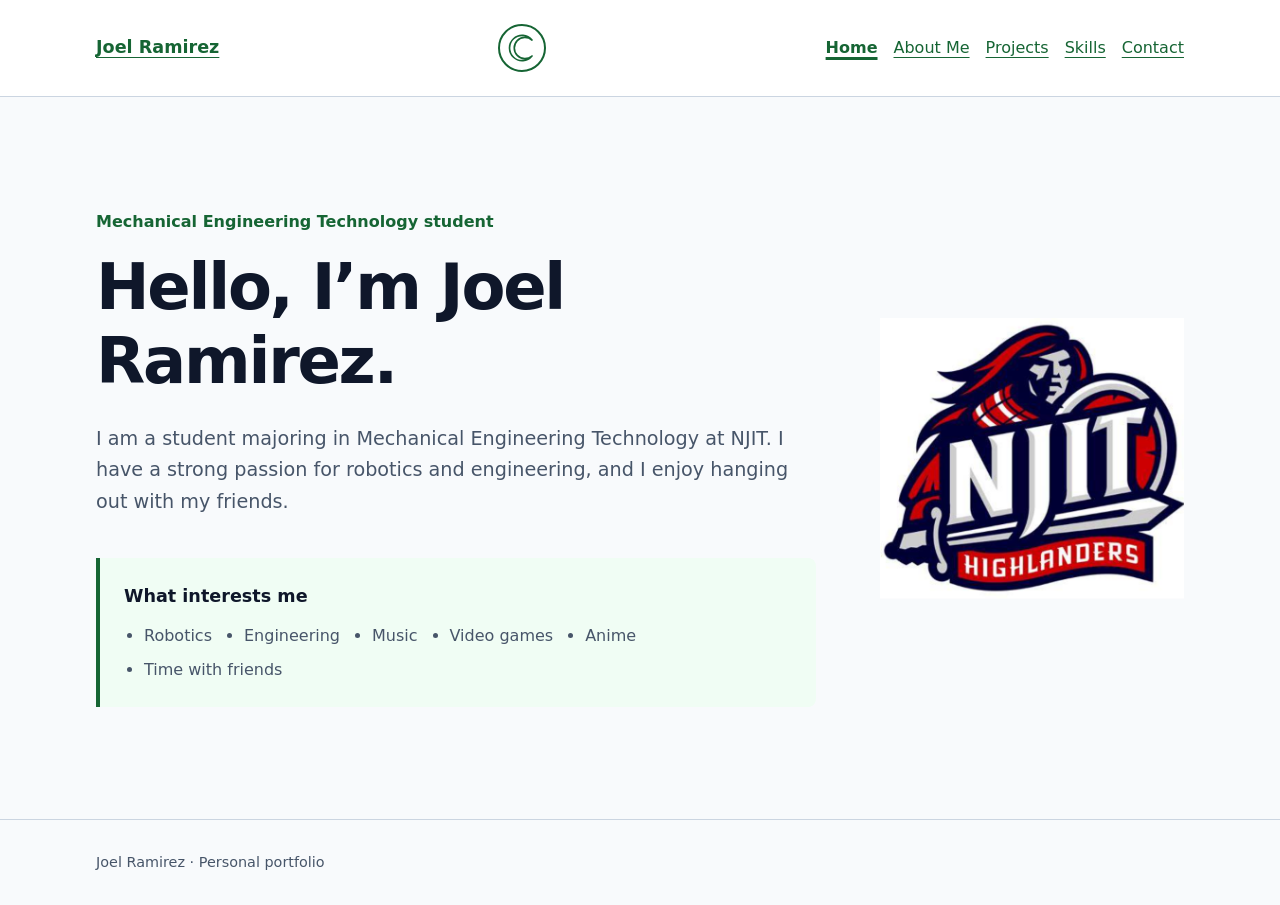
<file: index.html>
<!DOCTYPE html>
<html lang="en">
<head>
  <meta charset="UTF-8">
  <meta name="viewport" content="width=device-width, initial-scale=1.0">
  <meta name="description" content="Meet Joel Ramirez, a Mechanical Engineering Technology student at NJIT with a passion for robotics and engineering.">
  <title>Joel Ramirez | Home</title>
  <link rel="stylesheet" href="css/styles.css?v=20261105-home-logo">
  <script src="js/main.js" defer></script>
</head>
<body>
  <a class="skip-link" href="#main-content">Skip to main content</a>
  <header class="site-header">
    <div class="container header-content">
      <a class="site-name" href="index.html">Joel Ramirez</a>
      <div class="theme-control">
        <button class="theme-toggle" type="button" aria-label="Dark mode" aria-pressed="false" title="Switch to dark mode" hidden>
          <svg class="theme-icon theme-icon-moon" width="32" height="32" viewBox="0 0 48 48" aria-hidden="true" focusable="false">
            <path d="M39 12A19 19 0 1 0 39 36A16 16 0 1 1 39 12Z" />
          </svg>
          <svg class="theme-icon theme-icon-sun" width="32" height="32" viewBox="0 0 48 48" aria-hidden="true" focusable="false">
            <path d="M24 2v4m0 36v4M2 24h4m36 0h4M8.5 8.5l3 3m25 25 3 3m-31 0 3-3m25-25 3-3" />
            <circle cx="24" cy="24" r="14" />
            <path d="M12 20h24m-22 0v4a4 4 0 0 0 8 0v-4m4 0v4a4 4 0 0 0 8 0v-4m-15 11q5 4 10 0" />
          </svg>
        </button>
      </div>
      <button class="menu-toggle" type="button" aria-expanded="false" aria-controls="main-navigation" hidden>Menu</button>
      <nav id="main-navigation" aria-label="Main navigation">
        <a href="index.html" aria-current="page">Home</a>
        <a href="about.html">About Me</a>
        <a href="projects.html">Projects</a>
        <a href="skills.html">Skills</a>
        <a href="contact.html">Contact</a>
      </nav>
    </div>
  </header>

  <main id="main-content" class="container home-layout" tabindex="-1">
    <section class="introduction" aria-labelledby="intro-heading">
      <p class="eyebrow">Mechanical Engineering Technology student</p>
      <h1 id="intro-heading">Hello, I’m Joel Ramirez.</h1>
      <p class="intro-text">I am a student majoring in Mechanical Engineering Technology at NJIT. I have a strong passion for robotics and engineering, and I enjoy hanging out with my friends.</p>
      <div class="interests">
        <h2>What interests me</h2>
        <ul>
          <li>Robotics</li>
          <li>Engineering</li>
          <li>Music</li>
          <li>Video games</li>
          <li>Anime</li>
          <li>Time with friends</li>
        </ul>
      </div>
    </section>
    <div class="home-logo">
      <img src="images/njit-highlanders-logo.png" width="321" height="297" alt="NJIT Highlanders logo.">
    </div>
  </main>

  <footer class="site-footer">
    <div class="container"><p>Joel Ramirez · Personal portfolio</p></div>
  </footer>
</body>
</html>
</file>
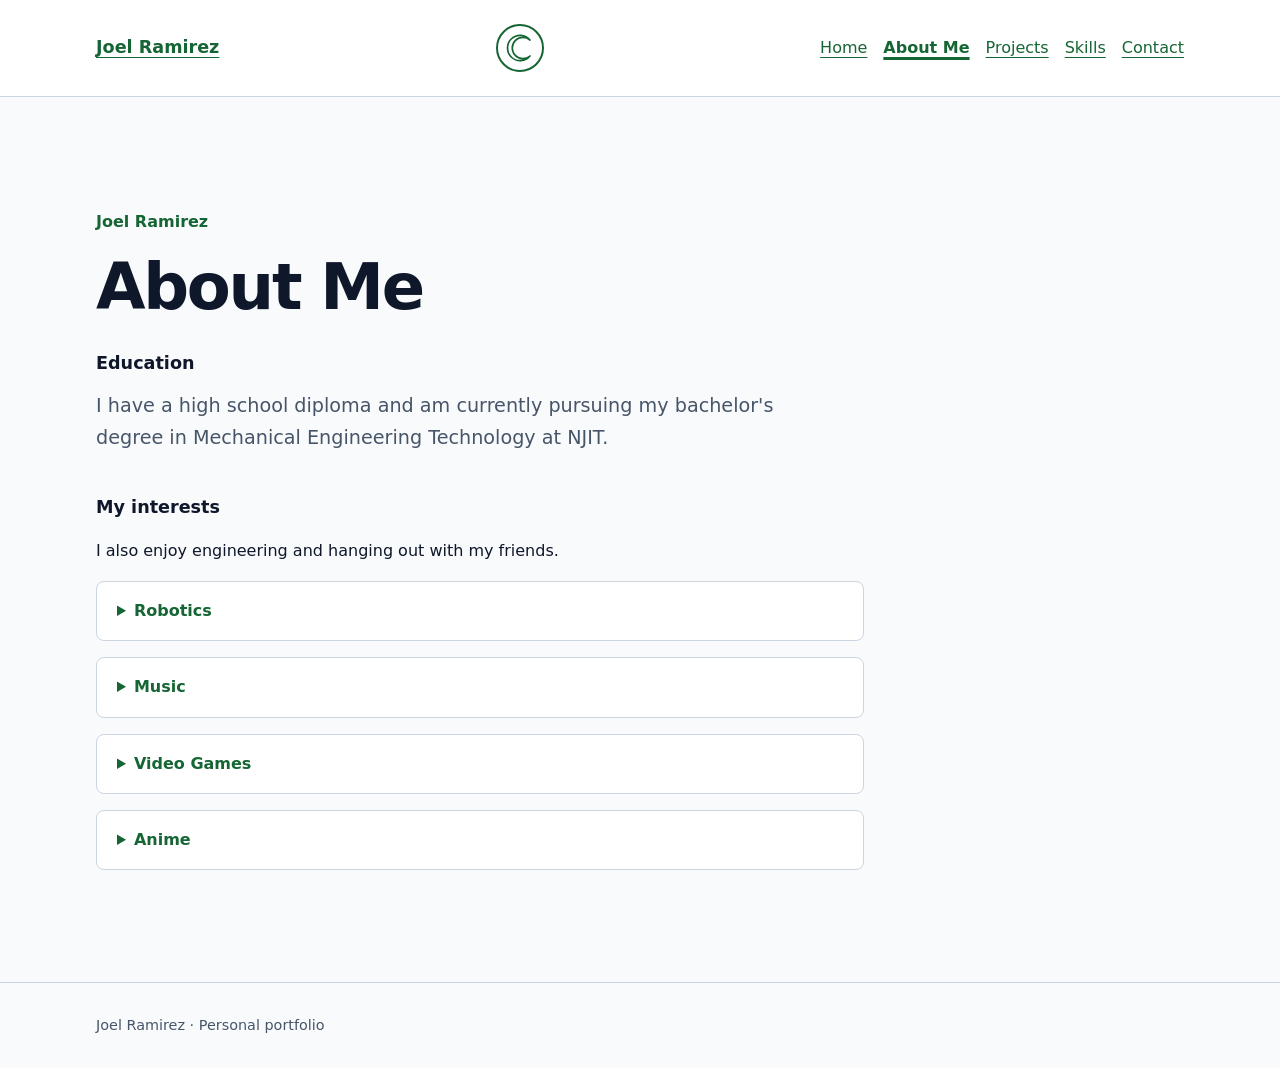
<file: about.html>
<!DOCTYPE html>
<html lang="en">
<head>
  <meta charset="UTF-8">
  <meta name="viewport" content="width=device-width, initial-scale=1.0">
  <meta name="description" content="Learn about Joel Ramirez's education at NJIT and interests in robotics, engineering, music, video games, and anime.">
  <title>Joel Ramirez | About Me</title>
  <link rel="stylesheet" href="css/styles.css?v=20261105-home-logo">
  <script src="js/main.js" defer></script>
</head>
<body>
  <a class="skip-link" href="#main-content">Skip to main content</a>
  <header class="site-header">
    <div class="container header-content">
      <a class="site-name" href="index.html">Joel Ramirez</a>
      <div class="theme-control">
        <button class="theme-toggle" type="button" aria-label="Dark mode" aria-pressed="false" title="Switch to dark mode" hidden>
          <svg class="theme-icon theme-icon-moon" width="32" height="32" viewBox="0 0 48 48" aria-hidden="true" focusable="false">
            <path d="M39 12A19 19 0 1 0 39 36A16 16 0 1 1 39 12Z" />
          </svg>
          <svg class="theme-icon theme-icon-sun" width="32" height="32" viewBox="0 0 48 48" aria-hidden="true" focusable="false">
            <path d="M24 2v4m0 36v4M2 24h4m36 0h4M8.5 8.5l3 3m25 25 3 3m-31 0 3-3m25-25 3-3" />
            <circle cx="24" cy="24" r="14" />
            <path d="M12 20h24m-22 0v4a4 4 0 0 0 8 0v-4m4 0v4a4 4 0 0 0 8 0v-4m-15 11q5 4 10 0" />
          </svg>
        </button>
      </div>
      <button class="menu-toggle" type="button" aria-expanded="false" aria-controls="main-navigation" hidden>Menu</button>
      <nav id="main-navigation" aria-label="Main navigation">
        <a href="index.html">Home</a>
        <a href="about.html" aria-current="page">About Me</a>
        <a href="projects.html">Projects</a>
        <a href="skills.html">Skills</a>
        <a href="contact.html">Contact</a>
      </nav>
    </div>
  </header>

  <main id="main-content" class="container" tabindex="-1">
    <div class="introduction">
      <p class="eyebrow">Joel Ramirez</p>
      <h1>About Me</h1>
      <section aria-labelledby="education-heading">
        <h2 id="education-heading">Education</h2>
        <p class="intro-text">I have a high school diploma and am currently pursuing my bachelor's degree in Mechanical Engineering Technology at NJIT.</p>
      </section>
      <section class="about-interests" aria-labelledby="interests-heading">
        <h2 id="interests-heading">My interests</h2>
        <p>I also enjoy engineering and hanging out with my friends.</p>
        <details class="interest-panel">
          <summary>Robotics</summary>
          <div class="interest-content">
            <p>I have a passion for robotics. In this photo, I am piloting a robot during a competition.</p>
            <img src="images/robotics-competition.jpg" width="790" height="445" alt="Robots competing on a robotics competition field." loading="lazy">
          </div>
        </details>
        <details class="interest-panel">
          <summary>Music</summary>
          <div class="interest-content">
            <p>I often listen to Hatsune Miku, Kasane Teto, and Ado songs. Ado is my favorite.</p>
            <div class="interest-gallery">
              <figure>
                <img src="images/miku.png" width="187" height="184" alt="Hatsune Miku" loading="lazy">
                <figcaption>Hatsune Miku</figcaption>
              </figure>
              <figure>
                <img src="images/teto.png" width="112" height="145" alt="Kasane Teto" loading="lazy">
                <figcaption>Kasane Teto</figcaption>
              </figure>
              <figure>
                <img src="images/ado.png" width="286" height="286" alt="Ado" loading="lazy">
                <figcaption>Ado</figcaption>
              </figure>
            </div>
          </div>
        </details>
        <details class="interest-panel">
          <summary>Video Games</summary>
          <div class="interest-content">
            <p>Some of the video games I enjoy are:</p>
            <div class="interest-gallery">
              <figure>
                <img src="images/super-smash-bros-ultimate.png" width="142" height="147" alt="Super Smash Bros. Ultimate" loading="lazy">
                <figcaption>Super Smash Bros. Ultimate</figcaption>
              </figure>
              <figure>
                <img src="images/fortnite.png" width="277" height="157" alt="Fortnite" loading="lazy">
                <figcaption>Fortnite</figcaption>
              </figure>
              <figure>
                <img src="images/minecraft.png" width="280" height="159" alt="Minecraft" loading="lazy">
                <figcaption>Minecraft</figcaption>
              </figure>
              <figure>
                <img src="images/clash-royale.png" width="156" height="154" alt="Clash Royale" loading="lazy">
                <figcaption>Clash Royale</figcaption>
              </figure>
            </div>
          </div>
        </details>
        <details class="interest-panel">
          <summary>Anime</summary>
          <div class="interest-content">
            <p>Some of the anime I enjoy are:</p>
            <div class="interest-gallery">
              <figure>
                <img src="images/tougen-anki.png" width="226" height="159" alt="Tougen Anki" loading="lazy">
                <figcaption>Tougen Anki</figcaption>
              </figure>
              <figure>
                <img src="images/jujutsu-kaisen.png" width="147" height="148" alt="Jujutsu Kaisen" loading="lazy">
                <figcaption>Jujutsu Kaisen</figcaption>
              </figure>
              <figure>
                <img src="images/chainsaw-man.png" width="441" height="583" alt="Chainsaw Man" loading="lazy">
                <figcaption>Chainsaw Man</figcaption>
              </figure>
              <figure>
                <img src="images/hells-paradise.png" width="277" height="154" alt="Hell's Paradise" loading="lazy">
                <figcaption>Hell's Paradise</figcaption>
              </figure>
            </div>
          </div>
        </details>
      </section>
    </div>
  </main>

  <footer class="site-footer">
    <div class="container"><p>Joel Ramirez · Personal portfolio</p></div>
  </footer>
</body>
</html>
</file>
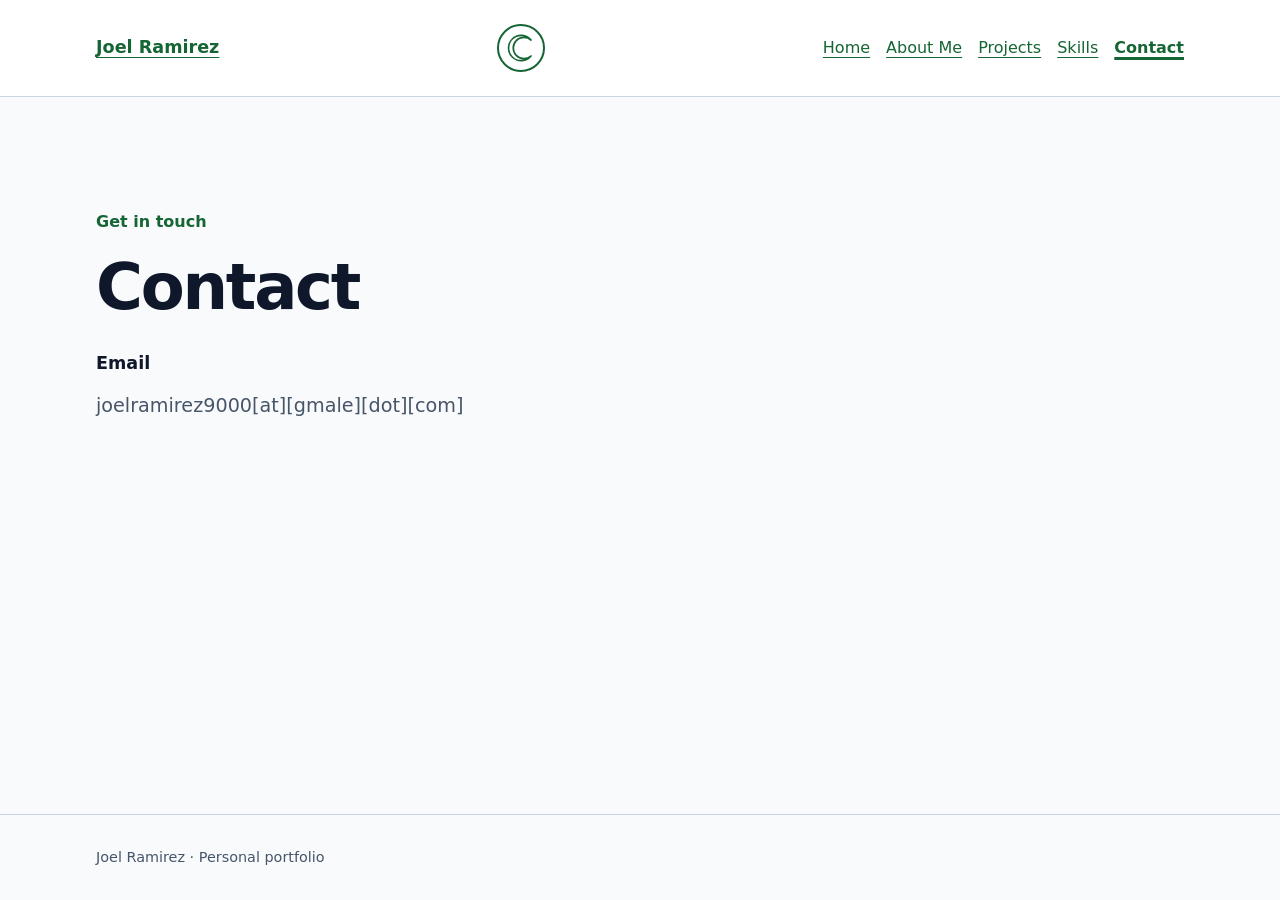
<file: contact.html>
<!DOCTYPE html>
<html lang="en">
<head>
  <meta charset="UTF-8">
  <meta name="viewport" content="width=device-width, initial-scale=1.0">
  <meta name="description" content="Contact information for Joel Ramirez.">
  <title>Joel Ramirez | Contact</title>
  <link rel="stylesheet" href="css/styles.css?v=20261105-home-logo">
  <script src="js/main.js" defer></script>
</head>
<body>
  <a class="skip-link" href="#main-content">Skip to main content</a>
  <header class="site-header">
    <div class="container header-content">
      <a class="site-name" href="index.html">Joel Ramirez</a>
      <div class="theme-control">
        <button class="theme-toggle" type="button" aria-label="Dark mode" aria-pressed="false" title="Switch to dark mode" hidden>
          <svg class="theme-icon theme-icon-moon" width="32" height="32" viewBox="0 0 48 48" aria-hidden="true" focusable="false">
            <path d="M39 12A19 19 0 1 0 39 36A16 16 0 1 1 39 12Z" />
          </svg>
          <svg class="theme-icon theme-icon-sun" width="32" height="32" viewBox="0 0 48 48" aria-hidden="true" focusable="false">
            <path d="M24 2v4m0 36v4M2 24h4m36 0h4M8.5 8.5l3 3m25 25 3 3m-31 0 3-3m25-25 3-3" />
            <circle cx="24" cy="24" r="14" />
            <path d="M12 20h24m-22 0v4a4 4 0 0 0 8 0v-4m4 0v4a4 4 0 0 0 8 0v-4m-15 11q5 4 10 0" />
          </svg>
        </button>
      </div>
      <button class="menu-toggle" type="button" aria-expanded="false" aria-controls="main-navigation" hidden>Menu</button>
      <nav id="main-navigation" aria-label="Main navigation">
        <a href="index.html">Home</a>
        <a href="about.html">About Me</a>
        <a href="projects.html">Projects</a>
        <a href="skills.html">Skills</a>
        <a href="contact.html" aria-current="page">Contact</a>
      </nav>
    </div>
  </header>

  <main id="main-content" class="container" tabindex="-1">
    <div class="introduction">
      <p class="eyebrow">Get in touch</p>
      <h1>Contact</h1>
      <section aria-labelledby="email-heading">
        <h2 id="email-heading">Email</h2>
        <p class="intro-text contact-email">joelramirez9000[at][gmale][dot][com]</p>
      </section>
    </div>
  </main>

  <footer class="site-footer">
    <div class="container"><p>Joel Ramirez · Personal portfolio</p></div>
  </footer>
</body>
</html>
</file>
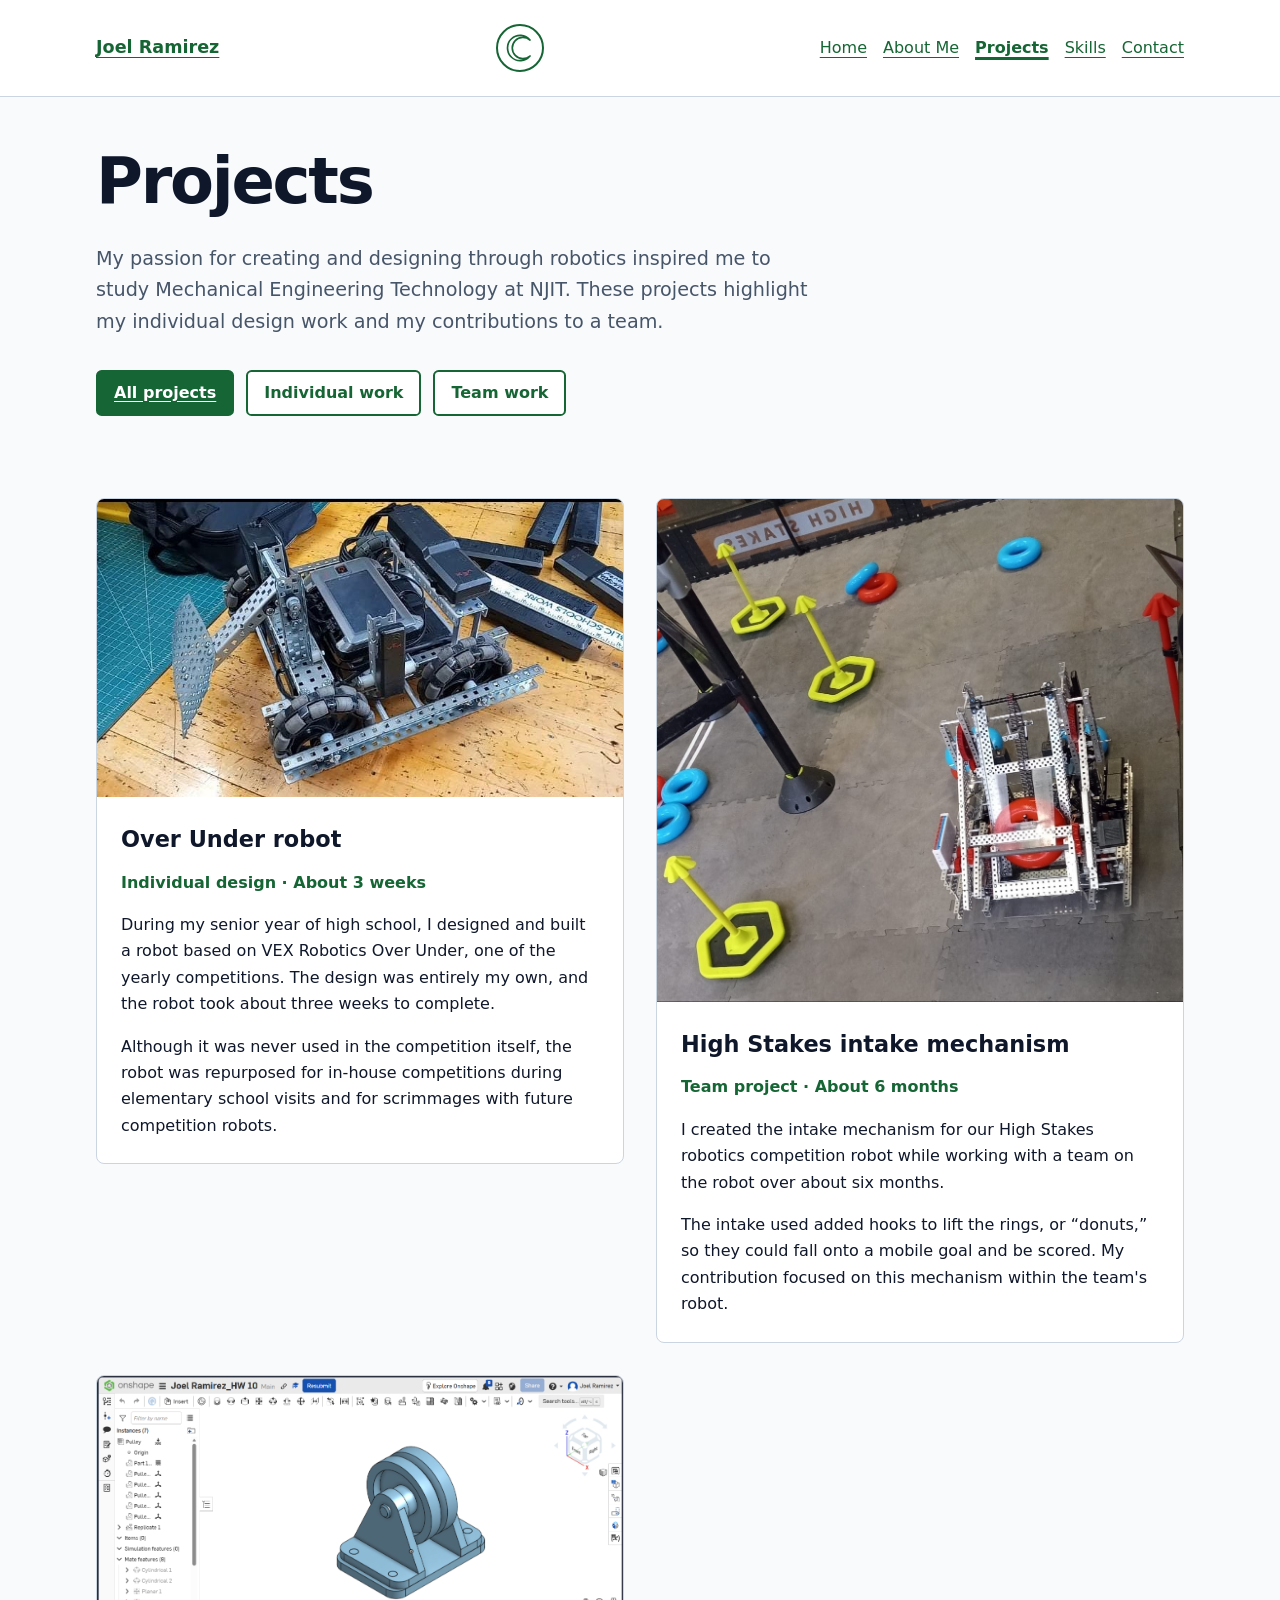
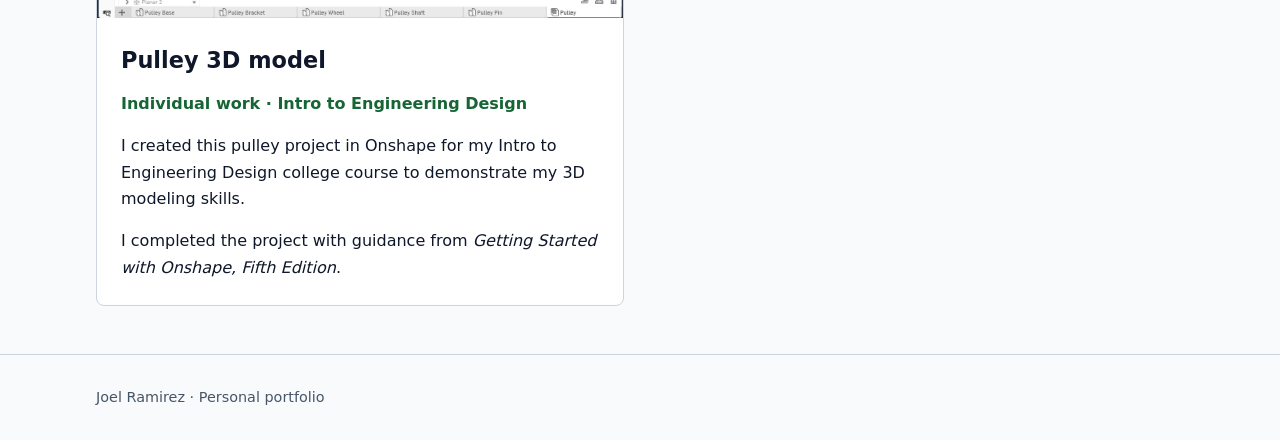
<file: projects.html>
<!DOCTYPE html>
<html lang="en">
<head>
  <meta charset="UTF-8">
  <meta name="viewport" content="width=device-width, initial-scale=1.0">
  <meta name="description" content="Explore Joel Ramirez's robotics projects and Onshape pulley model.">
  <title>Joel Ramirez | Projects</title>
  <link rel="stylesheet" href="css/styles.css?v=20261105-home-logo">
  <script src="js/main.js" defer></script>
</head>
<body>
  <a class="skip-link" href="#main-content">Skip to main content</a>
  <header class="site-header">
    <div class="container header-content">
      <a class="site-name" href="index.html">Joel Ramirez</a>
      <div class="theme-control">
        <button class="theme-toggle" type="button" aria-label="Dark mode" aria-pressed="false" title="Switch to dark mode" hidden>
          <svg class="theme-icon theme-icon-moon" width="32" height="32" viewBox="0 0 48 48" aria-hidden="true" focusable="false">
            <path d="M39 12A19 19 0 1 0 39 36A16 16 0 1 1 39 12Z" />
          </svg>
          <svg class="theme-icon theme-icon-sun" width="32" height="32" viewBox="0 0 48 48" aria-hidden="true" focusable="false">
            <path d="M24 2v4m0 36v4M2 24h4m36 0h4M8.5 8.5l3 3m25 25 3 3m-31 0 3-3m25-25 3-3" />
            <circle cx="24" cy="24" r="14" />
            <path d="M12 20h24m-22 0v4a4 4 0 0 0 8 0v-4m4 0v4a4 4 0 0 0 8 0v-4m-15 11q5 4 10 0" />
          </svg>
        </button>
      </div>
      <button class="menu-toggle" type="button" aria-expanded="false" aria-controls="main-navigation" hidden>Menu</button>
      <nav id="main-navigation" aria-label="Main navigation">
        <a href="index.html">Home</a>
        <a href="about.html">About Me</a>
        <a href="projects.html" aria-current="page">Projects</a>
        <a href="skills.html">Skills</a>
        <a href="contact.html">Contact</a>
      </nav>
    </div>
  </header>

  <main id="main-content" class="container projects-page" tabindex="-1">
    <h1>Projects</h1>
    <p class="intro-text">My passion for creating and designing through robotics inspired me to study Mechanical Engineering Technology at NJIT. These projects highlight my individual design work and my contributions to a team.</p>
    <div class="project-filters" role="group" aria-label="Filter projects by contribution" hidden>
      <button type="button" data-filter="all" aria-pressed="true">All projects</button>
      <button type="button" data-filter="individual" aria-pressed="false">Individual work</button>
      <button type="button" data-filter="team" aria-pressed="false">Team work</button>
    </div>
    <p id="filter-status" role="status"></p>
    <div class="project-grid">
      <article class="project-card" data-category="individual" aria-labelledby="over-under-heading">
        <img src="images/over-under-robot.jpeg" width="738" height="417" alt="My Over Under robot on a worktable, with a front kicker and four angled-wheel assemblies.">
        <div class="project-content">
          <h2 id="over-under-heading">Over Under robot</h2>
          <p class="eyebrow">Individual design · About 3 weeks</p>
          <p>During my senior year of high school, I designed and built a robot based on VEX Robotics Over Under, one of the yearly competitions. The design was entirely my own, and the robot took about three weeks to complete.</p>
          <p>Although it was never used in the competition itself, the robot was repurposed for in-house competitions during elementary school visits and for scrimmages with future competition robots.</p>
        </div>
      </article>
      <article class="project-card" data-category="team" aria-labelledby="high-stakes-heading">
        <img src="images/high-stakes-robot.jpeg" width="1080" height="1031" alt="The High Stakes team robot on the field, with a red ring in its mechanism and mobile goals nearby.">
        <div class="project-content">
          <h2 id="high-stakes-heading">High Stakes intake mechanism</h2>
          <p class="eyebrow">Team project · About 6 months</p>
          <p>I created the intake mechanism for our High Stakes robotics competition robot while working with a team on the robot over about six months.</p>
          <p>The intake used added hooks to lift the rings, or “donuts,” so they could fall onto a mobile goal and be scored. My contribution focused on this mechanism within the team's robot.</p>
        </div>
      </article>
      <article class="project-card" data-category="individual" aria-labelledby="pulley-heading">
        <img src="images/pulley-onshape.png" width="1279" height="589" alt="Onshape 3D model of a pulley assembly with a grooved wheel, shaft, two support brackets, and a mounting base.">
        <div class="project-content">
          <h2 id="pulley-heading">Pulley 3D model</h2>
          <p class="eyebrow">Individual work &middot; Intro to Engineering Design</p>
          <p>I created this pulley project in Onshape for my Intro to Engineering Design college course to demonstrate my 3D modeling skills.</p>
          <p>I completed the project with guidance from <cite>Getting Started with Onshape, Fifth Edition</cite>.</p>
        </div>
      </article>
    </div>
  </main>

  <footer class="site-footer">
    <div class="container"><p>Joel Ramirez · Personal portfolio</p></div>
  </footer>
</body>
</html>
</file>
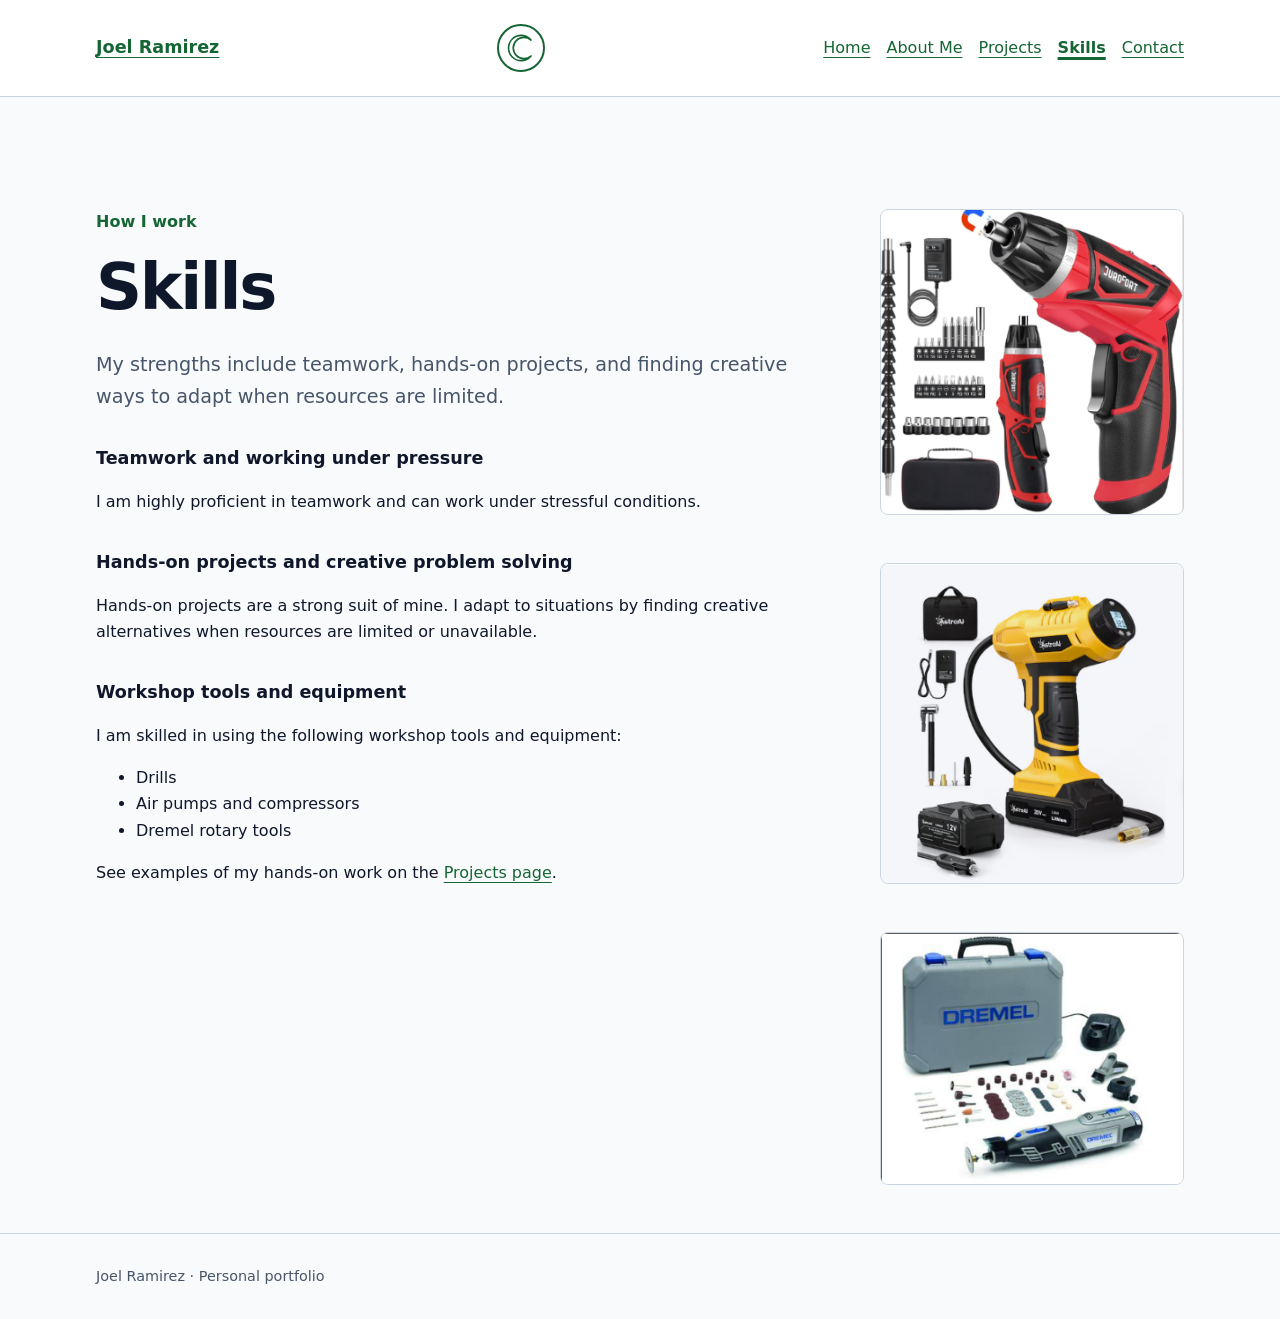
<file: skills.html>
<!DOCTYPE html>
<html lang="en">
<head>
  <meta charset="UTF-8">
  <meta name="viewport" content="width=device-width, initial-scale=1.0">
  <meta name="description" content="Joel Ramirez's strengths in teamwork, hands-on projects, creative problem solving, and workshop tools.">
  <title>Joel Ramirez | Skills</title>
  <link rel="stylesheet" href="css/styles.css?v=20261105-home-logo">
  <script src="js/main.js" defer></script>
</head>
<body>
  <a class="skip-link" href="#main-content">Skip to main content</a>
  <header class="site-header">
    <div class="container header-content">
      <a class="site-name" href="index.html">Joel Ramirez</a>
      <div class="theme-control">
        <button class="theme-toggle" type="button" aria-label="Dark mode" aria-pressed="false" title="Switch to dark mode" hidden>
          <svg class="theme-icon theme-icon-moon" width="32" height="32" viewBox="0 0 48 48" aria-hidden="true" focusable="false">
            <path d="M39 12A19 19 0 1 0 39 36A16 16 0 1 1 39 12Z" />
          </svg>
          <svg class="theme-icon theme-icon-sun" width="32" height="32" viewBox="0 0 48 48" aria-hidden="true" focusable="false">
            <path d="M24 2v4m0 36v4M2 24h4m36 0h4M8.5 8.5l3 3m25 25 3 3m-31 0 3-3m25-25 3-3" />
            <circle cx="24" cy="24" r="14" />
            <path d="M12 20h24m-22 0v4a4 4 0 0 0 8 0v-4m4 0v4a4 4 0 0 0 8 0v-4m-15 11q5 4 10 0" />
          </svg>
        </button>
      </div>
      <button class="menu-toggle" type="button" aria-expanded="false" aria-controls="main-navigation" hidden>Menu</button>
      <nav id="main-navigation" aria-label="Main navigation">
        <a href="index.html">Home</a>
        <a href="about.html">About Me</a>
        <a href="projects.html">Projects</a>
        <a href="skills.html" aria-current="page">Skills</a>
        <a href="contact.html">Contact</a>
      </nav>
    </div>
  </header>

  <main id="main-content" class="container skills-layout" tabindex="-1">
    <div class="introduction">
      <p class="eyebrow">How I work</p>
      <h1>Skills</h1>
      <p class="intro-text">My strengths include teamwork, hands-on projects, and finding creative ways to adapt when resources are limited.</p>
      <section class="skill-section" aria-labelledby="teamwork-heading">
        <h2 id="teamwork-heading">Teamwork and working under pressure</h2>
        <p>I am highly proficient in teamwork and can work under stressful conditions.</p>
      </section>
      <section class="skill-section" aria-labelledby="problem-solving-heading">
        <h2 id="problem-solving-heading">Hands-on projects and creative problem solving</h2>
        <p>Hands-on projects are a strong suit of mine. I adapt to situations by finding creative alternatives when resources are limited or unavailable.</p>
      </section>
      <section class="skill-section" aria-labelledby="workshop-heading">
        <h2 id="workshop-heading">Workshop tools and equipment</h2>
        <p>I am skilled in using the following workshop tools and equipment:</p>
        <ul>
          <li>Drills</li>
          <li>Air pumps and compressors</li>
          <li>Dremel rotary tools</li>
        </ul>
      </section>
      <p>See examples of my hands-on work on the <a href="projects.html">Projects page</a>.</p>
    </div>
    <div class="tool-images" role="group" aria-label="Workshop tool images: drill, air pump, and Dremel">
      <img src="images/cordless-drill-kit.png" width="343" height="345" alt="Red cordless drill and screwdriver kit with bits, sockets, charger, and carrying case.">
      <img src="images/portable-air-pump.png" width="336" height="355" alt="Yellow portable air pump with hose, battery, charger, and inflation attachments.">
      <img src="images/dremel-rotary-tool-kit.png" width="360" height="300" alt="Dremel rotary tool with accessories, charger, and carrying case.">
    </div>
  </main>

  <footer class="site-footer">
    <div class="container"><p>Joel Ramirez · Personal portfolio</p></div>
  </footer>
</body>
</html>
</file>
<file: css/styles.css>
:root {
  color-scheme: light;
  --background: #f8fafc;
  --surface: #ffffff;
  --text: #0f172a;
  --secondary: #475569;
  --green: #166534;
  --green-hover: #14532d;
  --green-light: #f0fdf4;
  --border: #cbd5e1;
  --button-text: #ffffff;
}

:root[data-theme="dark"] {
  color-scheme: dark;
  --background: #0f172a;
  --surface: #1e293b;
  --text: #f8fafc;
  --secondary: #cbd5e1;
  --green: #86efac;
  --green-hover: #bbf7d0;
  --green-light: #143326;
  --border: #64748b;
  --button-text: #0f172a;
}

* { box-sizing: border-box; }
[hidden] { display: none !important; }

body {
  margin: 0;
  min-height: 100vh;
  display: flex;
  flex-direction: column;
  background: var(--background);
  color: var(--text);
  font-family: system-ui, -apple-system, "Segoe UI", sans-serif;
  line-height: 1.65;
}

.container { width: min(100% - 2.5rem, 68rem); margin-inline: auto; }
a { color: var(--green); text-underline-offset: 0.25em; }
a:hover { color: var(--green-hover); }
:focus-visible { outline: 3px solid var(--green); outline-offset: 5px; }
.skip-link { position: absolute; top: 0.75rem; left: 1rem; padding: 0.75rem; background: var(--surface); transform: translateY(-200%); }
.skip-link:focus { transform: translateY(0); }
.site-header { background: var(--surface); border-bottom: 1px solid var(--border); }
.header-content { display: flex; flex-wrap: wrap; align-items: center; justify-content: space-between; gap: 1rem; padding-block: 1.5rem; }
.site-name { font-weight: 750; font-size: 1.1rem; }
nav { display: flex; flex-wrap: wrap; gap: 1rem; }
nav a[aria-current="page"] { font-weight: 700; text-decoration-thickness: 3px; }
main { flex: 1; }
.introduction { padding-block: clamp(3rem, 9vw, 7rem); max-width: 48rem; }
.eyebrow { color: var(--green); font-weight: 650; margin: 0 0 1rem; }
h1 { font-size: clamp(2.25rem, 6vw, 4rem); line-height: 1.15; letter-spacing: -0.035em; margin: 0 0 1.5rem; }
.intro-text { font-size: 1.2rem; color: var(--secondary); max-width: 60ch; margin: 0; }
.interests { margin-top: 2.5rem; padding: 1.5rem; background: var(--green-light); border-left: 4px solid var(--green); border-radius: 0 0.5rem 0.5rem 0; }
h2 { font-size: 1.1rem; margin: 0 0 0.75rem; }
.interests ul { display: flex; flex-wrap: wrap; gap: 0.5rem 2rem; margin: 0; padding-left: 1.25rem; color: var(--secondary); }
.site-footer { border-top: 1px solid var(--border); color: var(--secondary); font-size: 0.9rem; padding-block: 1rem; }
.skill-section { margin-top: 2rem; }
/* The text stays together; tool images form a separate column on the right. */
.tool-images { display: grid; align-content: start; gap: 3rem; width: min(100%, 19rem); margin-left: auto; justify-self: end; padding-bottom: 3rem; }
.tool-images img { display: block; width: 100%; height: auto; border: 1px solid var(--border); border-radius: 0.5rem; }
@media (min-width: 64rem) {
  .skills-layout { display: grid; grid-template-columns: minmax(0, 1fr) 19rem; gap: 4rem; align-items: start; }
  .tool-images { padding-top: clamp(3rem, 9vw, 7rem); }
}
.contact-email { overflow-wrap: anywhere; }
button { font: inherit; cursor: pointer; padding: 0.5rem 1rem; color: var(--green); background: var(--surface); border: 2px solid var(--green); border-radius: 0.35rem; }
button:hover { color: var(--green-hover); border-color: var(--green-hover); background: var(--green-light); }
/* Reserve the button's space even before JavaScript reveals it. */
.theme-control { width: 3rem; height: 3rem; flex-shrink: 0; }
.theme-toggle { display: inline-flex; align-items: center; justify-content: center; width: 100%; height: 100%; padding: 0.35rem; border-radius: 50%; }
.theme-icon { display: block; width: 2rem; height: 2rem; flex-shrink: 0; fill: none; stroke: currentColor; stroke-width: 2.5; stroke-linecap: round; stroke-linejoin: round; }
.theme-icon-sun { display: none; }
:root[data-theme="dark"] .theme-icon-moon { display: none; }
:root[data-theme="dark"] .theme-icon-sun { display: block; }
.project-filters { display: flex; flex-wrap: wrap; gap: 0.75rem; margin-top: 2rem; }
/* Keep the filter rows in the layout while their controls initialize. */
.project-filters[hidden] { display: flex !important; visibility: hidden; }
.project-filters button { font-weight: 700; }
#filter-status { min-height: 1.65em; }
.project-filters button[aria-pressed="true"] { color: var(--button-text); background: var(--green); font-weight: 700; text-decoration: underline; text-underline-offset: 0.2em; }
.project-filters button[aria-pressed="true"]:hover { background: var(--green-hover); }
@media (max-width: 47.999rem) {
  #main-navigation { flex-basis: 100%; flex-direction: column; }
}

.projects-page { padding-block: 3rem; }
.project-grid { display: grid; gap: 2rem; margin-top: 2.5rem; }
.project-card { min-width: 0; background: var(--surface); border: 1px solid var(--border); border-radius: 0.5rem; overflow: hidden; }
.project-card img { display: block; width: 100%; height: auto; }
.project-content { padding: 1.5rem; }
.project-content h2 { font-size: 1.4rem; }
.project-content p:last-child { margin-bottom: 0; }
@media (min-width: 48rem) {
  .project-grid { grid-template-columns: repeat(2, minmax(0, 1fr)); align-items: start; }
}

/* Native disclosures keep interests usable without JavaScript. */
.about-interests { margin-top: 2.5rem; }
.interest-panel { margin-top: 1rem; background: var(--surface); border: 1px solid var(--border); border-radius: 0.5rem; }
.interest-panel summary { padding: 1rem 1.25rem; cursor: pointer; font-weight: 700; color: var(--green); }
.interest-panel summary:hover { color: var(--green-hover); background: var(--green-light); }
.interest-panel[open] summary { border-bottom: 1px solid var(--border); }
.interest-content { padding: 1.25rem; }
.interest-content > p { margin-top: 0; }
.interest-content img { display: block; max-width: 100%; height: auto; border-radius: 0.35rem; }
.interest-gallery { display: grid; grid-template-columns: repeat(auto-fit, minmax(min(100%, 11rem), 1fr)); gap: 1.5rem; }
.interest-gallery figure { min-width: 0; margin: 0; }
.interest-gallery img { width: 100%; height: 13rem; object-fit: contain; }
.interest-gallery figcaption { margin-top: 0.75rem; font-weight: 650; text-align: center; }

.home-logo { width: min(100%, 19rem); margin-left: auto; padding-bottom: 3rem; }
.home-logo img { display: block; width: 100%; height: auto; }
@media (min-width: 64rem) {
  .home-layout { display: grid; grid-template-columns: minmax(0, 1fr) 19rem; align-items: center; gap: 4rem; }
  .home-logo { padding-block: 3rem; }
}
</file>
